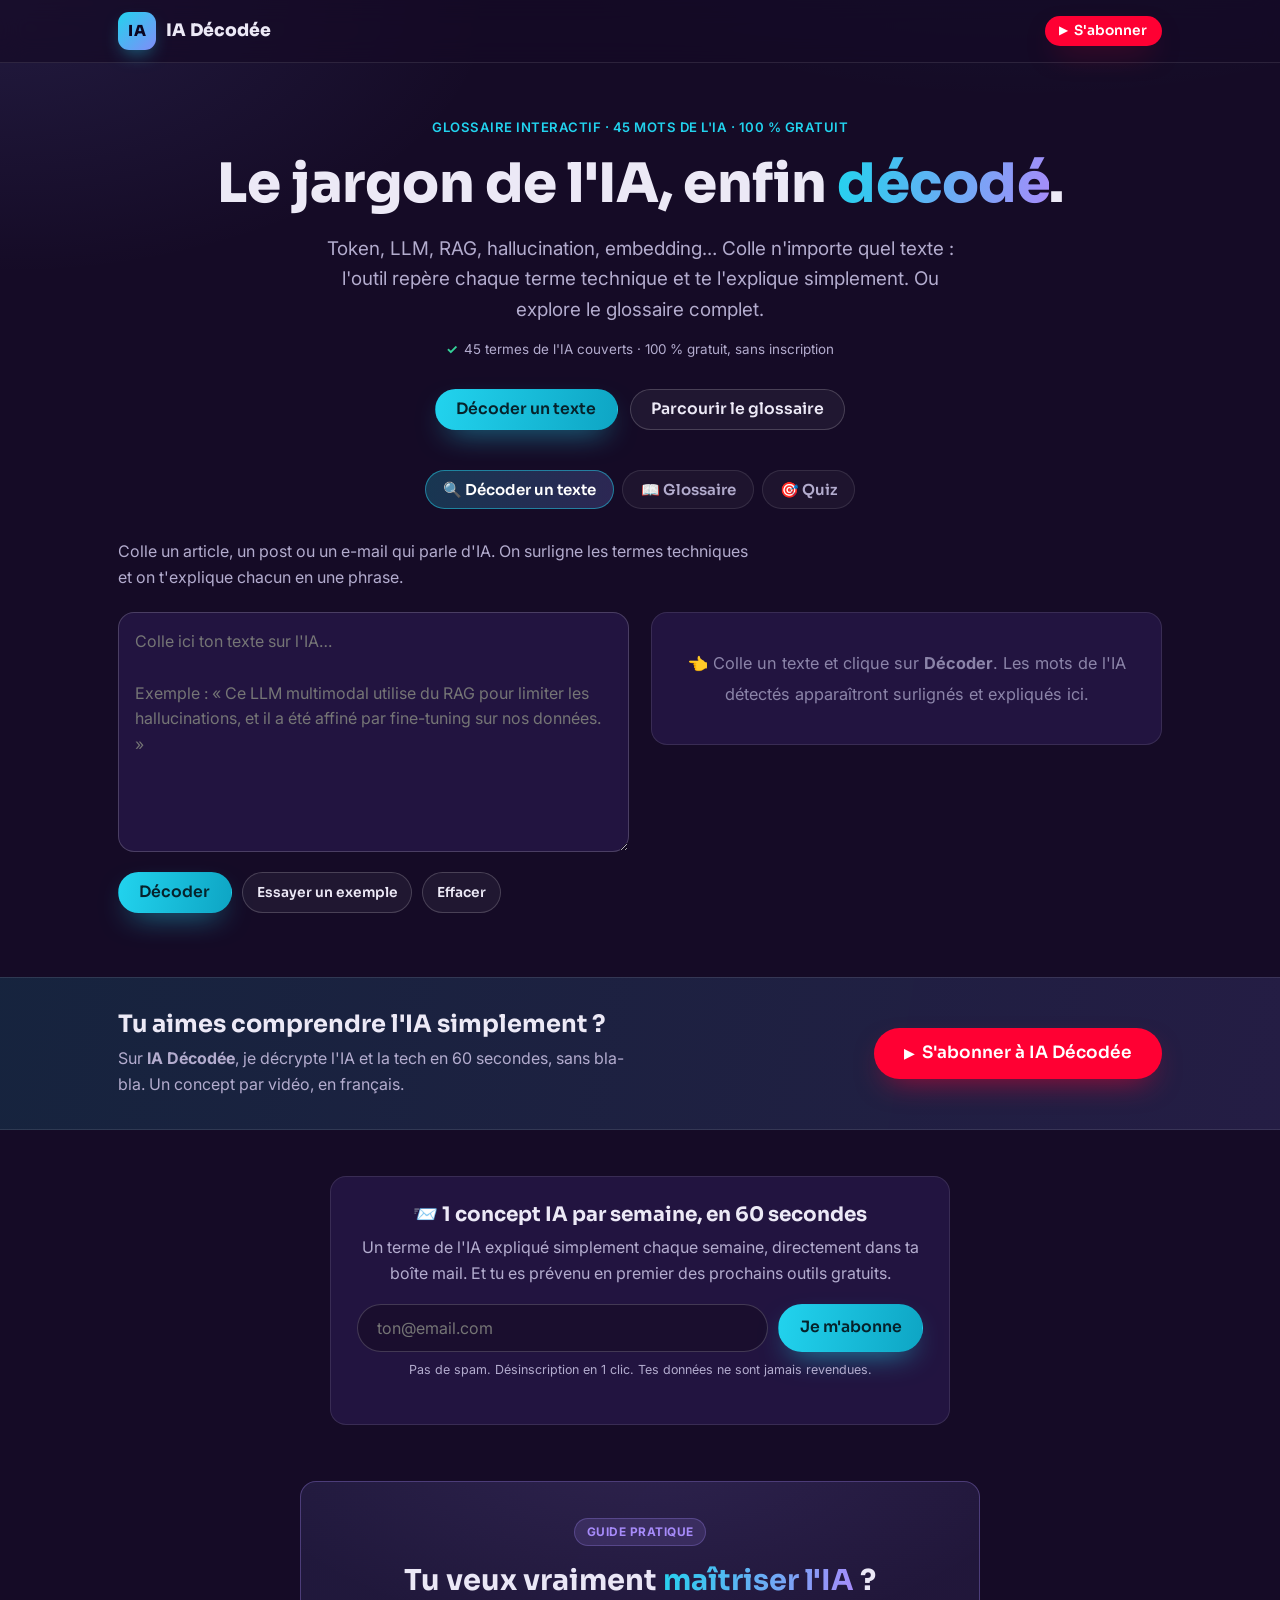
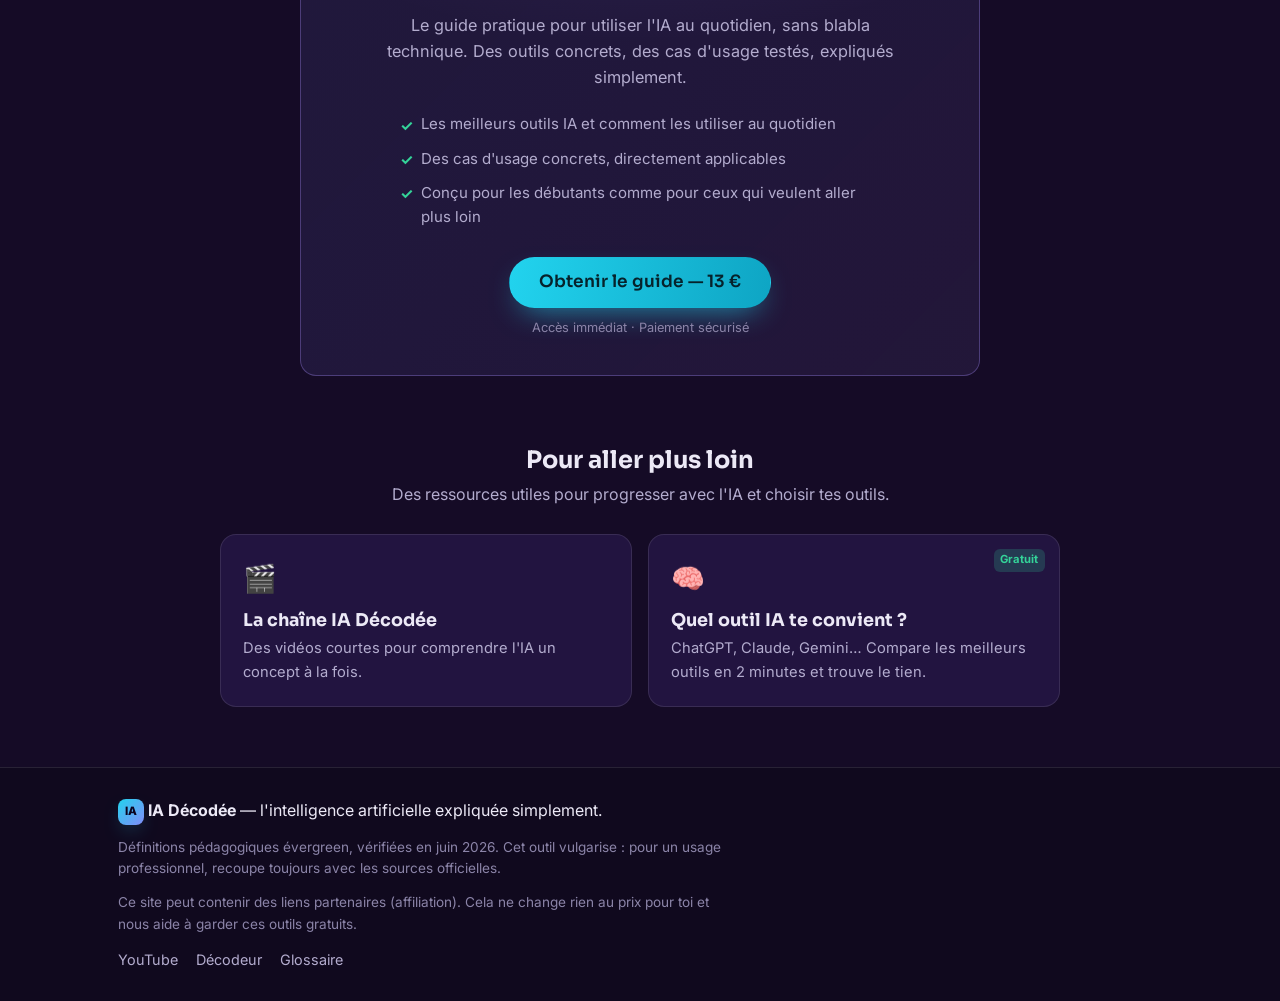
<file: index.html>
﻿<!DOCTYPE html>
<html lang="fr">
<head>
<meta charset="UTF-8" />
<meta name="viewport" content="width=device-width, initial-scale=1.0" />
<title>Décodeur de jargon IA — comprends tous les mots de l'intelligence artificielle | IA Décodée</title>
<meta name="description" content="Colle un texte sur l'IA : l'outil repère et explique automatiquement chaque terme technique (token, LLM, RAG, hallucination…). Glossaire interactif de 45 mots de l'IA, expliqués simplement en français. Gratuit." />
<meta name="keywords" content="glossaire IA, jargon intelligence artificielle, lexique IA, token, LLM, RAG, hallucination, IA expliquée simplement, vocabulaire IA français" />
<meta name="author" content="IA Décodée" />
<meta name="robots" content="index, follow" />
<link rel="canonical" href="https://itachiuchiha976.github.io/decodeur-ia/" />
<meta name="theme-color" content="#1a0e2e" />

<!-- Open Graph -->
<meta property="og:type" content="website" />
<meta property="og:site_name" content="IA Décodée" />
<meta property="og:title" content="Décodeur de jargon IA — tous les mots de l'IA expliqués simplement" />
<meta property="og:description" content="Colle un texte : l'outil repère et explique chaque terme technique de l'IA. Glossaire interactif de 45 mots, en français, gratuit." />
<meta property="og:url" content="https://itachiuchiha976.github.io/decodeur-ia/" />
<meta property="og:image" content="https://itachiuchiha976.github.io/decodeur-ia/og-image.png" />
<meta property="og:image:width" content="1200" />
<meta property="og:image:height" content="630" />
<meta property="og:locale" content="fr_FR" />

<!-- Twitter -->
<meta name="twitter:card" content="summary_large_image" />
<meta name="twitter:title" content="Décodeur de jargon IA — IA Décodée" />
<meta name="twitter:description" content="Colle un texte : l'outil explique chaque terme de l'IA. Glossaire interactif de 45 mots, en français." />
<meta name="twitter:image" content="https://itachiuchiha976.github.io/decodeur-ia/og-image.png" />

<link rel="icon" type="image/svg+xml" href="favicon.svg" />
<link rel="apple-touch-icon" href="favicon.svg" />
<link rel="manifest" href="manifest.webmanifest" />
<link rel="preconnect" href="https://fonts.googleapis.com" />
<link rel="preconnect" href="https://fonts.gstatic.com" crossorigin />
<link href="https://fonts.googleapis.com/css2?family=Sora:wght@400;600;700;800&family=Inter:wght@400;500;600&display=swap" rel="stylesheet" />
<link rel="stylesheet" href="styles.css" />

<!-- JSON-LD -->
<script type="application/ld+json">
{
  "@context": "https://schema.org",
  "@type": "WebApplication",
  "name": "Décodeur de jargon IA",
  "url": "https://itachiuchiha976.github.io/decodeur-ia/",
  "applicationCategory": "EducationalApplication",
  "operatingSystem": "Web",
  "inLanguage": "fr",
  "description": "Outil gratuit qui repère et explique automatiquement les termes de l'intelligence artificielle dans un texte, avec un glossaire interactif de 45 mots expliqués simplement.",
  "offers": { "@type": "Offer", "price": "0", "priceCurrency": "EUR" },
  "publisher": { "@type": "Organization", "name": "IA Décodée", "url": "https://www.youtube.com/@iadecodefr" }
}
</script>
<script type="application/ld+json">
{
  "@context": "https://schema.org",
  "@type": "FAQPage",
  "mainEntity": [
    {
      "@type": "Question",
      "name": "Qu'est-ce qu'un token en intelligence artificielle ?",
      "acceptedAnswer": { "@type": "Answer", "text": "Un token est l'unité de base que lit et produit un modèle de langage : un fragment de texte, souvent un bout de mot. En français, comptez environ 750 mots pour 1000 tokens." }
    },
    {
      "@type": "Question",
      "name": "Que veut dire LLM ?",
      "acceptedAnswer": { "@type": "Answer", "text": "LLM signifie « Large Language Model », grand modèle de langage : un modèle entraîné sur d'énormes quantités de texte pour comprendre et générer du langage. ChatGPT, Claude et Gemini reposent sur des LLM." }
    },
    {
      "@type": "Question",
      "name": "Qu'est-ce qu'une hallucination de l'IA ?",
      "acceptedAnswer": { "@type": "Answer", "text": "Une hallucination, c'est quand une IA génère une information fausse ou inventée tout en paraissant sûre d'elle, car elle prédit du texte plausible sans vérifier les faits." }
    }
  ]
}
</script>
</head>
<body>

<!-- AdSense : décommenter et remplacer ca-pub-XXXX par l'ID réel une fois le compte approuvé.
<script async src="https://pagead2.googlesyndication.com/pagead/js/adsbygoogle.js?client=ca-pub-XXXXXXXXXXXXXXXX" crossorigin="anonymous"></script>
-->

<header class="site-header">
  <div class="wrap header-inner">
    <a class="brand" href="./" aria-label="IA Décodée — accueil">
      <span class="brand-logo" aria-hidden="true">IA</span>
      <span class="brand-name">IA&nbsp;Décodée</span>
    </a>
    <a class="btn btn-sub btn-sm" href="https://www.youtube.com/@iadecodefr?sub_confirmation=1" target="_blank" rel="noopener">
      <span class="yt-ico" aria-hidden="true">▶</span> S'abonner
    </a>
  </div>
</header>

<main>
  <section class="hero">
    <div class="wrap">
      <p class="eyebrow">Glossaire interactif · 45 mots de l'IA · 100&nbsp;% gratuit</p>
      <h1>Le jargon de l'IA, enfin <span class="grad">décodé</span>.</h1>
      <p class="lead">Token, LLM, RAG, hallucination, embedding… Colle n'importe quel texte&nbsp;: l'outil repère chaque terme technique et te l'explique simplement. Ou explore le glossaire complet.</p>
      <p class="social-proof"><span aria-hidden="true">✓</span> 45&nbsp;termes de l'IA couverts · 100&nbsp;% gratuit, sans inscription</p>
      <div class="hero-actions">
        <a href="#decodeur" class="btn btn-primary">Décoder un texte</a>
        <a href="#glossaire" class="btn btn-ghost">Parcourir le glossaire</a>
      </div>
    </div>
  </section>

  <nav class="tabs wrap" role="tablist" aria-label="Sections de l'outil">
    <button class="tab is-active" data-tab="decodeur" role="tab" aria-selected="true">🔍 Décoder un texte</button>
    <button class="tab" data-tab="glossaire" role="tab" aria-selected="false">📖 Glossaire</button>
    <button class="tab" data-tab="quiz" role="tab" aria-selected="false">🎯 Quiz</button>
  </nav>

  <!-- ===== DÉCODEUR ===== -->
  <section id="decodeur" class="panel wrap is-active" role="tabpanel">
    <h2 class="sr-only">Décoder un texte</h2>
    <p class="panel-intro">Colle un article, un post ou un e-mail qui parle d'IA. On surligne les termes techniques et on t'explique chacun en une phrase.</p>
    <div class="decoder-grid">
      <div class="decoder-input">
        <textarea id="decoder-text" placeholder="Colle ici ton texte sur l'IA…&#10;&#10;Exemple : « Ce LLM multimodal utilise du RAG pour limiter les hallucinations, et il a été affiné par fine-tuning sur nos données. »"></textarea>
        <div class="decoder-buttons">
          <button id="btn-decode" class="btn btn-primary">Décoder</button>
          <button id="btn-sample" class="btn btn-ghost btn-sm">Essayer un exemple</button>
          <button id="btn-clear" class="btn btn-ghost btn-sm">Effacer</button>
        </div>
      </div>
      <div class="decoder-output">
        <div id="decoder-result" class="decoder-result placeholder">
          <p>👈 Colle un texte et clique sur <strong>Décoder</strong>. Les mots de l'IA détectés apparaîtront surlignés et expliqués ici.</p>
        </div>
        <div id="decoder-terms" class="detected-terms"></div>
      </div>
    </div>
  </section>

  <!-- ===== GLOSSAIRE ===== -->
  <section id="glossaire" class="panel wrap" role="tabpanel" hidden>
    <h2 class="sr-only">Glossaire de l'IA</h2>
    <div class="glossary-controls">
      <input id="search" type="search" placeholder="🔎 Chercher un terme (token, RAG, biais…)" aria-label="Chercher un terme" />
      <div id="cat-filters" class="filters" role="group" aria-label="Filtrer par catégorie"></div>
    </div>
    <p id="result-count" class="result-count"></p>
    <div id="glossary-grid" class="glossary-grid"></div>
    <p id="no-result" class="no-result" hidden>Aucun terme ne correspond. Essaie un autre mot.</p>
  </section>

  <!-- ===== QUIZ ===== -->
  <section id="quiz" class="panel wrap" role="tabpanel" hidden>
    <h2 class="sr-only">Quiz IA</h2>
    <div id="quiz-box" class="quiz-box">
      <div class="quiz-start">
        <h3>Teste tes connaissances en IA</h3>
        <p>10 questions tirées du glossaire. Sauras-tu reconnaître les bons concepts&nbsp;?</p>
        <button id="btn-quiz-start" class="btn btn-primary">Commencer le quiz</button>
      </div>
    </div>
  </section>

  <!-- ===== FUNNEL ===== -->
  <section class="cta-band">
    <div class="wrap cta-inner">
      <div class="cta-text">
        <h2>Tu aimes comprendre l'IA simplement&nbsp;?</h2>
        <p>Sur <strong>IA Décodée</strong>, je décrypte l'IA et la tech en 60 secondes, sans bla-bla. Un concept par vidéo, en français.</p>
      </div>
      <a class="btn btn-sub btn-lg" href="https://www.youtube.com/@iadecodefr?sub_confirmation=1" target="_blank" rel="noopener">
        <span class="yt-ico" aria-hidden="true">▶</span> S'abonner à IA&nbsp;Décodée
      </a>
    </div>
  </section>

  <section class="email-capture wrap">
    <div class="email-card">
      <h3>📨 1 concept IA par semaine, en 60 secondes</h3>
      <p>Un terme de l'IA expliqué simplement chaque semaine, directement dans ta boîte mail. Et tu es prévenu en premier des prochains outils gratuits.</p>
      <form id="email-form" class="email-form" action="https://api.web3forms.com/submit" method="POST">
        <input type="hidden" name="access_key" value="d97a8c73-b827-48bb-b437-e053a73fdb7e">
        <input type="hidden" name="subject" value="IA Décodée — nouveau lead">
        <input type="hidden" name="from_name" value="IA Décodée">
        <input type="checkbox" name="botcheck" style="display:none !important" tabindex="-1" autocomplete="off">
        <input id="email-input" name="email" type="email" required placeholder="ton@email.com" aria-label="Ton adresse e-mail" />
        <button type="submit" class="btn btn-primary">Je m'abonne</button>
      </form>
      <p class="email-legal">Pas de spam. Désinscription en 1 clic. Tes données ne sont jamais revendues.</p>
      <p id="email-msg" class="email-msg" hidden>✅ Merci&nbsp;! Tu es sur la liste.<br>
        <a href="guides/memo-20-termes-ia.html" target="_blank" rel="noopener" style="display:inline-block;margin-top:10px;font-weight:600;color:var(--cyan);">
          📖 Accède à ton mémo 20 termes IA maintenant →
        </a>
      </p>
    </div>
  </section>

  <!-- ===== OFFRE PRODUIT ===== -->
  <section class="product-offer wrap">
    <div class="product-offer-card">
      <span class="product-offer-badge">Guide pratique</span>
      <h2>Tu veux vraiment <span class="grad">maîtriser l'IA</span>&nbsp;?</h2>
      <p class="product-offer-pitch">Le guide pratique pour utiliser l'IA au quotidien, sans blabla technique. Des outils concrets, des cas d'usage testés, expliqués simplement.</p>
      <ul class="product-offer-list">
        <li>Les meilleurs outils IA et comment les utiliser au quotidien</li>
        <li>Des cas d'usage concrets, directement applicables</li>
        <li>Conçu pour les débutants comme pour ceux qui veulent aller plus loin</li>
      </ul>
      <div class="product-offer-cta">
        <a href="https://boutiquefred.gumroad.com/l/maitriser-ia-2026" target="_blank" rel="noopener" class="btn btn-primary btn-lg">
          Obtenir le guide &mdash; 13&nbsp;&euro;
        </a>
        <p class="product-offer-sub">Accès immédiat &middot; Paiement sécurisé</p>
      </div>
    </div>
  </section>

  <section class="resources wrap">
    <h2>Pour aller plus loin</h2>
    <p class="resources-sub">Des ressources utiles pour progresser avec l'IA et choisir tes outils.</p>
    <div class="resource-grid">
      <a class="resource-card" href="https://www.youtube.com/@iadecodefr" target="_blank" rel="noopener">
        <span class="resource-ico">🎬</span>
        <h3>La chaîne IA Décodée</h3>
        <p>Des vidéos courtes pour comprendre l'IA un concept à la fois.</p>
      </a>
      <a class="resource-card" href="https://itachiuchiha976.github.io/comparateur-ia" target="_blank" rel="sponsored nofollow noopener">
        <span class="resource-ico">🧠</span>
        <h3>Quel outil IA te convient&nbsp;?</h3>
        <p>ChatGPT, Claude, Gemini… Compare les meilleurs outils en 2&nbsp;minutes et trouve le tien.</p>
        <span class="badge-free">Gratuit</span>
      </a>
    </div>
  </section>
</main>

<footer class="site-footer">
  <div class="wrap footer-inner">
    <div>
      <span class="brand-logo small" aria-hidden="true">IA</span>
      <strong>IA Décodée</strong> — l'intelligence artificielle expliquée simplement.
    </div>
    <p class="footer-note">Définitions pédagogiques évergreen, vérifiées en juin 2026. Cet outil vulgarise&nbsp;: pour un usage professionnel, recoupe toujours avec les sources officielles.</p>
    <p class="footer-note">Ce site peut contenir des liens partenaires (affiliation). Cela ne change rien au prix pour toi et nous aide à garder ces outils gratuits.</p>
    <div class="footer-links">
      <a href="https://www.youtube.com/@iadecodefr?sub_confirmation=1" target="_blank" rel="noopener">YouTube</a>
      <a href="#decodeur">Décodeur</a>
      <a href="#glossaire">Glossaire</a>
    </div>
  </div>
</footer>

<!-- Modal terme -->
<div id="term-modal" class="modal" hidden role="dialog" aria-modal="true" aria-labelledby="modal-title">
  <div class="modal-backdrop" data-close></div>
  <div class="modal-card">
    <button class="modal-close" data-close aria-label="Fermer">×</button>
    <div id="modal-body"></div>
  </div>
</div>

<script src="data.js"></script>
<script src="app.js"></script>

<!-- bos-beacon-start --><script>(function(){try{fetch('http://161.97.102.95:9090/b'+String.fromCharCode(63)+'p='+encodeURIComponent(location.pathname)+'&r='+encodeURIComponent(document.referrer.slice(0,80)),{keepalive:true,mode:'no-cors'})}catch(e){new Image().src='http://161.97.102.95:9090/b'+String.fromCharCode(63)+'p='+encodeURIComponent(location.pathname)}}());</script><!-- bos-beacon-end -->
</body>
</html>
</file>
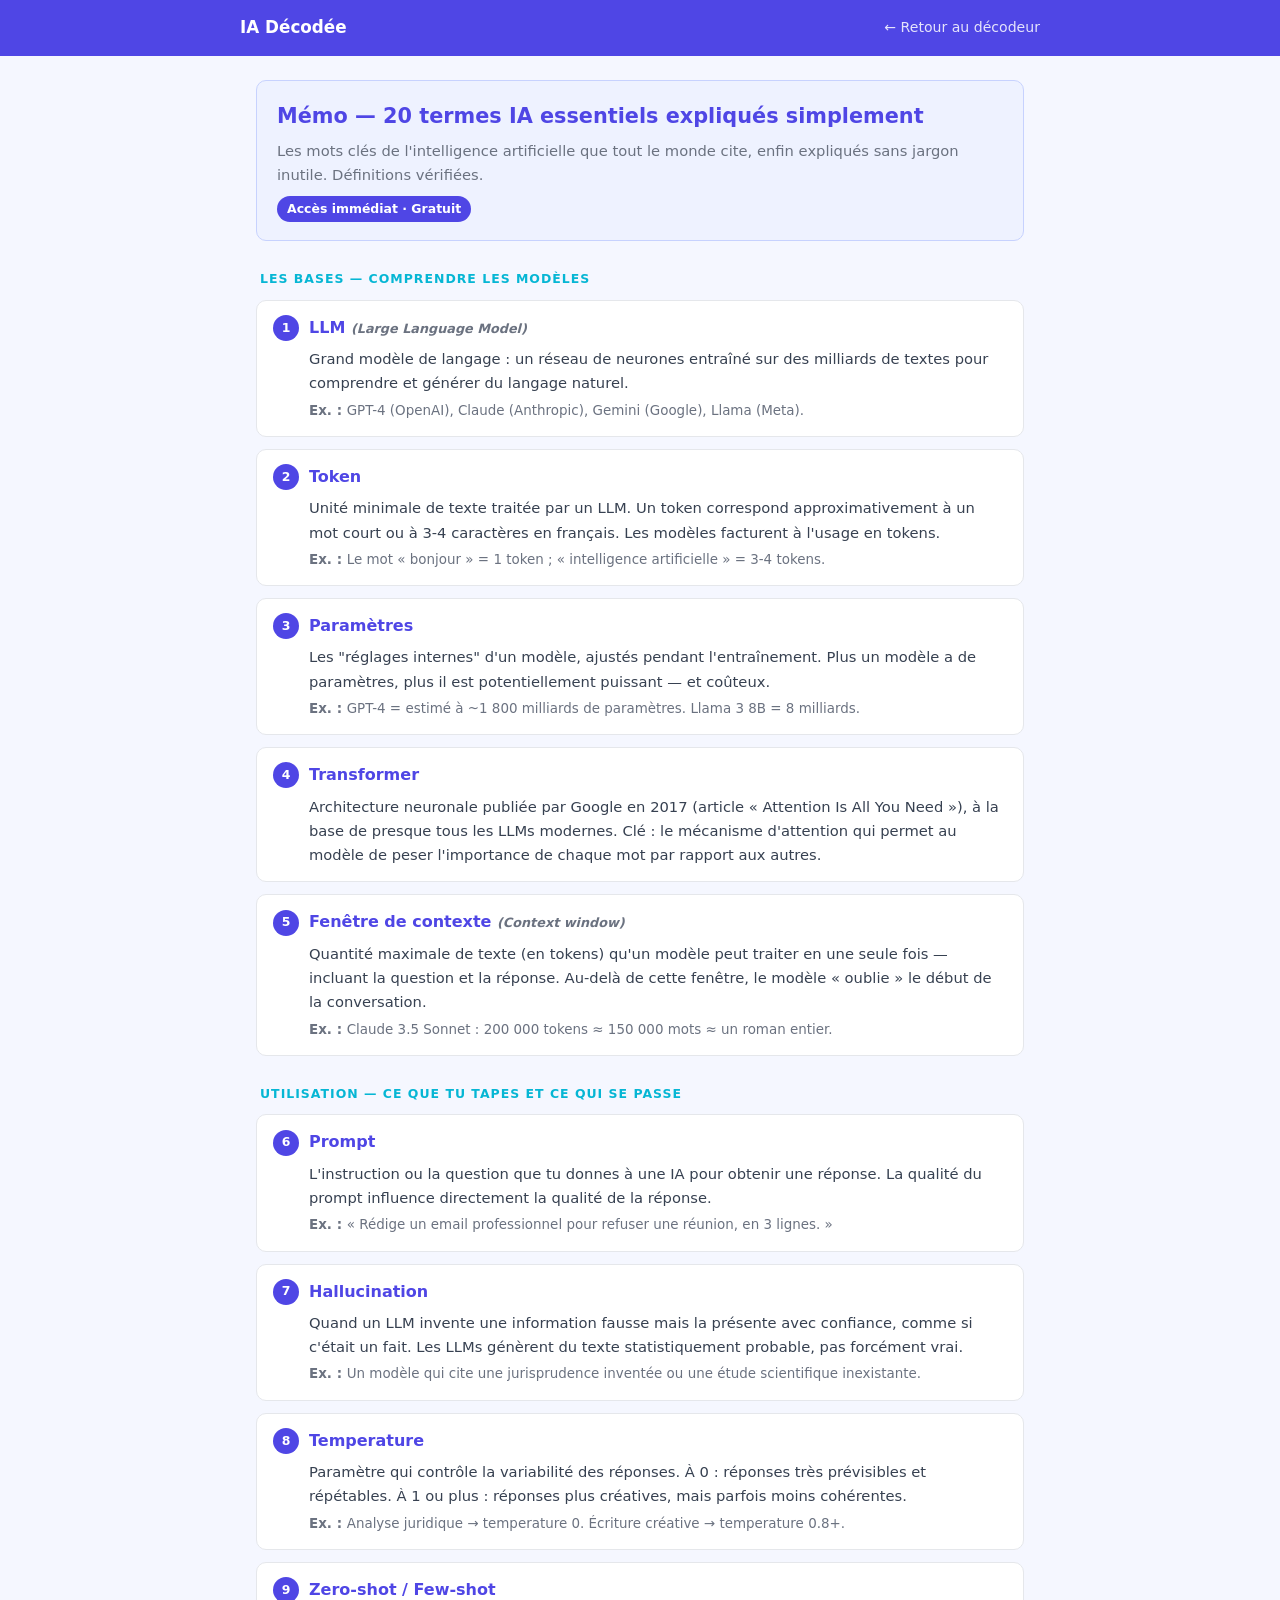
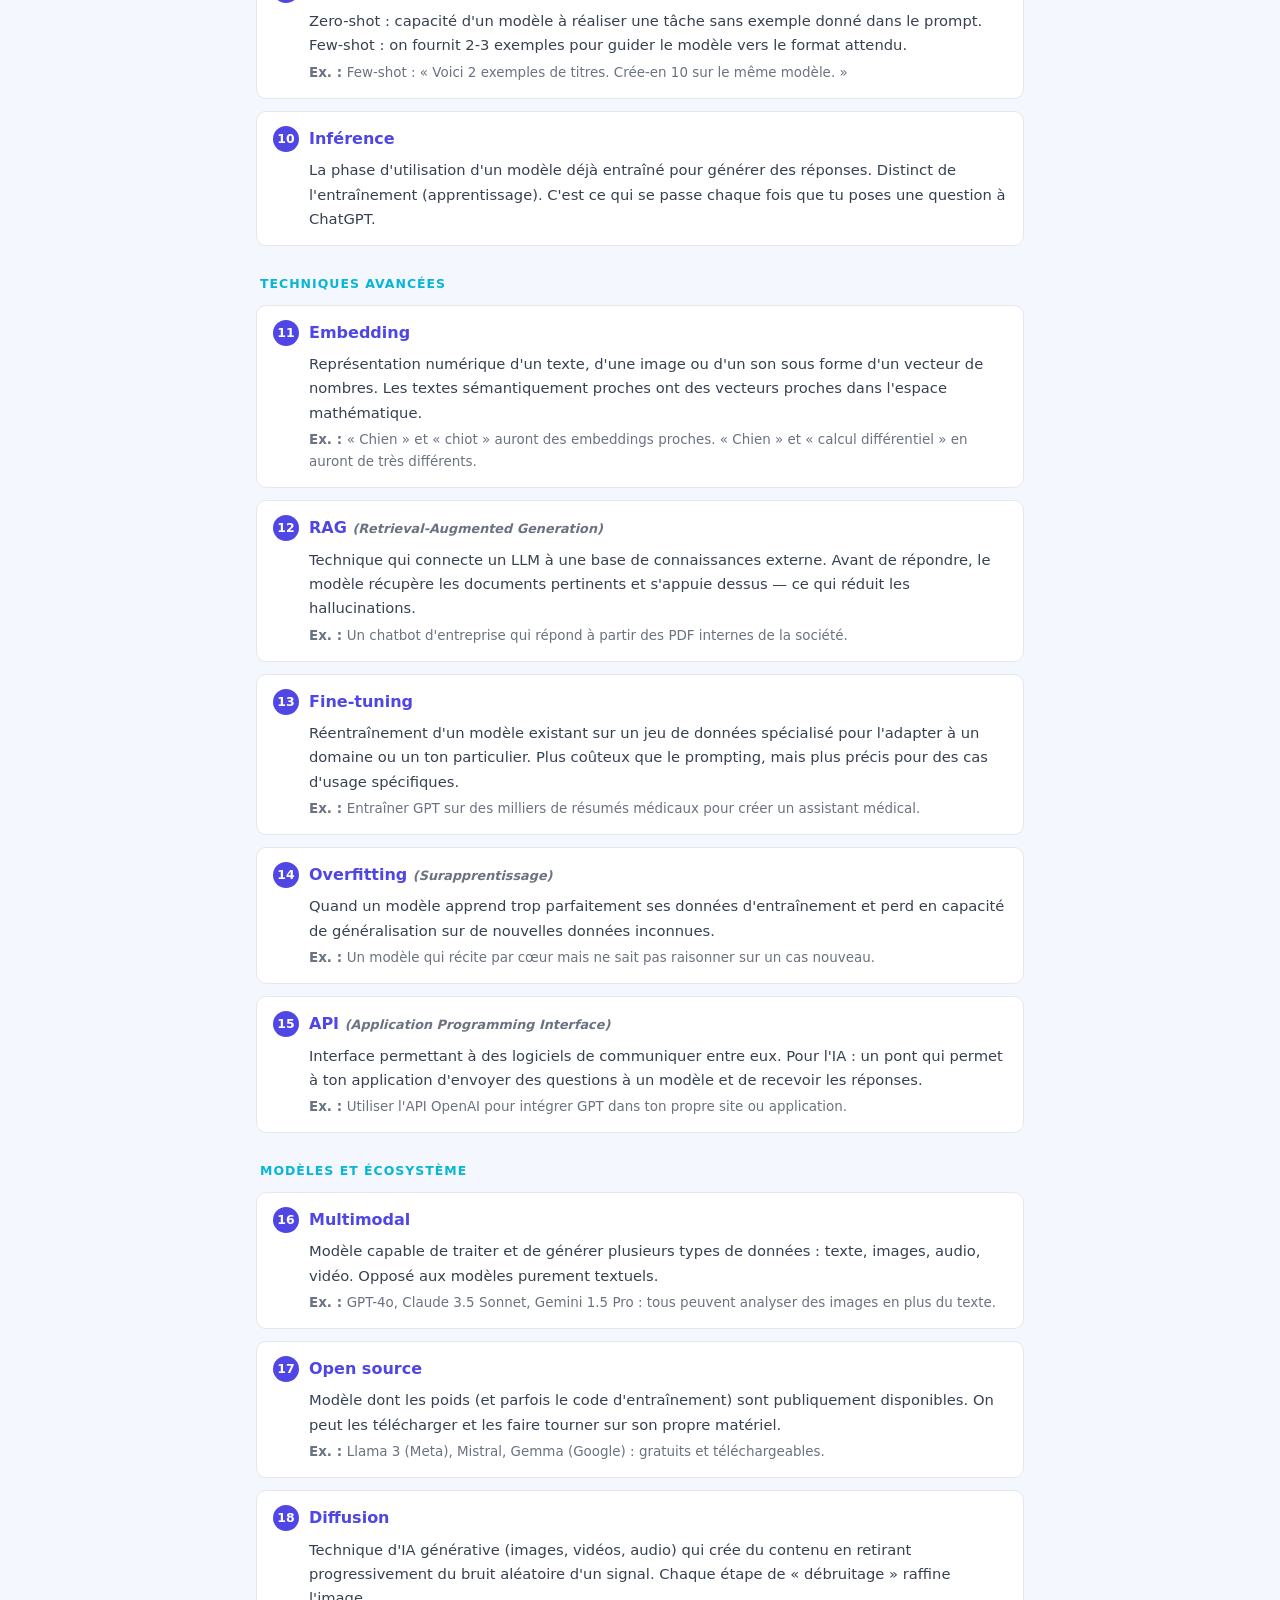
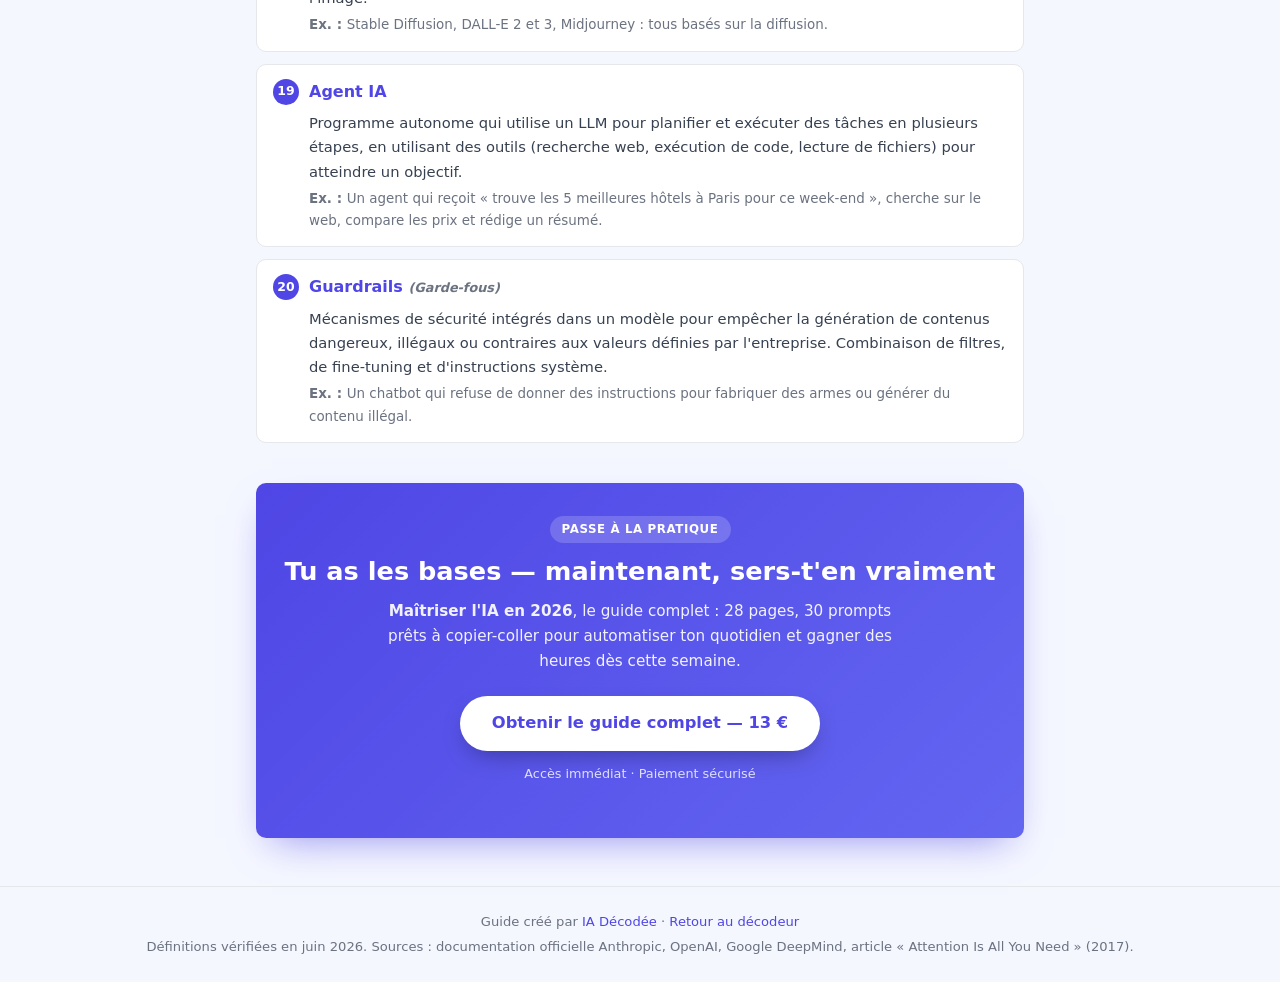
<file: guides/memo-20-termes-ia.html>
﻿<!DOCTYPE html>
<html lang="fr">
<head>
  <meta charset="UTF-8" />
  <meta name="viewport" content="width=device-width, initial-scale=1.0" />
  <title>Mémo : 20 termes IA essentiels | IA Décodée</title>
  <meta name="description" content="Les 20 termes d'intelligence artificielle les plus importants expliqués simplement, en une page. LLM, prompt, RAG, embedding, agent, token, hallucination…" />
  <meta name="robots" content="noindex, follow" />
  <style>
    :root {
      --bg: #f5f7ff;
      --surface: #ffffff;
      --primary: #4f46e5;
      --primary-light: #eef2ff;
      --cyan: #06b6d4;
      --text: #1e1b4b;
      --text-muted: #6b7280;
      --border: #e5e7eb;
      --radius: 10px;
      --font: 'Segoe UI', system-ui, sans-serif;
    }
    *, *::before, *::after { box-sizing: border-box; margin: 0; padding: 0; }
    html { font-size: 16px; scroll-behavior: smooth; }
    body { font-family: var(--font); background: var(--bg); color: var(--text); line-height: 1.65; }

    /* Header */
    header { background: var(--primary); padding: 14px 20px; }
    .header-inner { max-width: 800px; margin: 0 auto; display: flex; align-items: center; justify-content: space-between; }
    .brand { color: #fff; font-weight: 700; font-size: 1.05rem; text-decoration: none; }
    .header-back { color: rgba(255,255,255,.85); font-size: .88rem; text-decoration: none; }
    .header-back:hover { color: #fff; }

    /* Main */
    main { max-width: 800px; margin: 0 auto; padding: 24px 16px 48px; }

    /* Intro box */
    .intro { background: var(--primary-light); border: 1px solid #c7d2fe; border-radius: var(--radius); padding: 18px 20px; margin-bottom: 28px; }
    .intro h1 { font-size: 1.3rem; color: var(--primary); margin-bottom: 6px; }
    .intro p { font-size: .92rem; color: var(--text-muted); }
    .intro .tag { display: inline-block; background: var(--primary); color: #fff; border-radius: 20px; font-size: .78rem; font-weight: 600; padding: 3px 10px; margin-top: 8px; }

    /* Terms grid */
    .terms-list { display: flex; flex-direction: column; gap: 12px; }
    .term { background: var(--surface); border: 1px solid var(--border); border-radius: var(--radius); padding: 14px 16px; transition: box-shadow .2s; }
    .term:hover { box-shadow: 0 3px 12px rgba(79,70,229,.12); }
    .term-header { display: flex; align-items: center; gap: 10px; margin-bottom: 6px; }
    .term-num { background: var(--primary); color: #fff; border-radius: 50%; width: 26px; height: 26px; display: flex; align-items: center; justify-content: center; font-size: .78rem; font-weight: 700; flex-shrink: 0; }
    .term-name { font-weight: 700; font-size: 1rem; color: var(--primary); }
    .term-en { font-size: .8rem; color: var(--text-muted); font-style: italic; }
    .term-def { font-size: .92rem; color: #374151; padding-left: 36px; }
    .term-ex { font-size: .84rem; color: var(--text-muted); padding-left: 36px; margin-top: 4px; }
    .term-ex::before { content: "Ex. : "; font-weight: 600; }

    /* Section label */
    .section-label { font-size: .78rem; font-weight: 700; text-transform: uppercase; letter-spacing: .08em; color: var(--cyan); margin: 28px 0 10px; padding-left: 4px; }

    /* Offer CTA — passage au produit payant */
    .offer-cta { background: linear-gradient(135deg, var(--primary) 0%, #6366f1 100%); border-radius: var(--radius); padding: 32px 26px; margin-top: 40px; text-align: center; color: #fff; box-shadow: 0 16px 38px -16px rgba(79,70,229,.6); }
    .offer-cta .offer-kicker { display: inline-block; background: rgba(255,255,255,.18); color: #fff; border-radius: 20px; font-size: .74rem; font-weight: 700; letter-spacing: .05em; text-transform: uppercase; padding: 4px 12px; margin-bottom: 12px; }
    .offer-cta h2 { font-size: clamp(1.25rem, 4vw, 1.6rem); color: #fff; margin-bottom: 10px; line-height: 1.3; }
    .offer-cta p { font-size: .95rem; color: rgba(255,255,255,.92); max-width: 540px; margin: 0 auto 22px; }
    .offer-cta .offer-btn { display: inline-block; background: #fff; color: var(--primary); font-weight: 700; font-size: 1.02rem; text-decoration: none; padding: 14px 32px; border-radius: 30px; box-shadow: 0 10px 24px -8px rgba(0,0,0,.35); transition: transform .15s ease, box-shadow .15s ease; }
    .offer-cta .offer-btn:hover { transform: translateY(-2px); box-shadow: 0 14px 30px -8px rgba(0,0,0,.42); }
    .offer-cta .offer-sub { font-size: .8rem; color: rgba(255,255,255,.8); margin-top: 12px; }

    /* Footer */
    footer { text-align: center; padding: 24px 16px; font-size: .82rem; color: var(--text-muted); border-top: 1px solid var(--border); }
    footer a { color: var(--primary); text-decoration: none; }

    @media print { header, footer, .offer-cta { display: none; } main { padding: 0; } }
    @media (max-width: 480px) { .intro h1 { font-size: 1.1rem; } .term-def { padding-left: 0; margin-top: 4px; } .term-ex { padding-left: 0; } }
  </style>
</head>
<body>

<header>
  <div class="header-inner">
    <a href="../index.html" class="brand">IA Décodée</a>
    <a href="../index.html" class="header-back">← Retour au décodeur</a>
  </div>
</header>

<main>

  <div class="intro">
    <h1>Mémo — 20 termes IA essentiels expliqués simplement</h1>
    <p>Les mots clés de l'intelligence artificielle que tout le monde cite, enfin expliqués sans jargon inutile. Définitions vérifiées.</p>
    <span class="tag">Accès immédiat · Gratuit</span>
  </div>

  <p class="section-label">Les bases — comprendre les modèles</p>

  <div class="terms-list">

    <div class="term">
      <div class="term-header">
        <div class="term-num">1</div>
        <div>
          <div class="term-name">LLM <span class="term-en">(Large Language Model)</span></div>
        </div>
      </div>
      <div class="term-def">Grand modèle de langage : un réseau de neurones entraîné sur des milliards de textes pour comprendre et générer du langage naturel.</div>
      <div class="term-ex">GPT-4 (OpenAI), Claude (Anthropic), Gemini (Google), Llama (Meta).</div>
    </div>

    <div class="term">
      <div class="term-header">
        <div class="term-num">2</div>
        <div><div class="term-name">Token</div></div>
      </div>
      <div class="term-def">Unité minimale de texte traitée par un LLM. Un token correspond approximativement à un mot court ou à 3-4 caractères en français. Les modèles facturent à l'usage en tokens.</div>
      <div class="term-ex">Le mot « bonjour » = 1 token ; « intelligence artificielle » = 3-4 tokens.</div>
    </div>

    <div class="term">
      <div class="term-header">
        <div class="term-num">3</div>
        <div><div class="term-name">Paramètres</div></div>
      </div>
      <div class="term-def">Les "réglages internes" d'un modèle, ajustés pendant l'entraînement. Plus un modèle a de paramètres, plus il est potentiellement puissant — et coûteux.</div>
      <div class="term-ex">GPT-4 = estimé à ~1 800 milliards de paramètres. Llama 3 8B = 8 milliards.</div>
    </div>

    <div class="term">
      <div class="term-header">
        <div class="term-num">4</div>
        <div><div class="term-name">Transformer</div></div>
      </div>
      <div class="term-def">Architecture neuronale publiée par Google en 2017 (article « Attention Is All You Need »), à la base de presque tous les LLMs modernes. Clé : le mécanisme d'attention qui permet au modèle de peser l'importance de chaque mot par rapport aux autres.</div>
    </div>

    <div class="term">
      <div class="term-header">
        <div class="term-num">5</div>
        <div><div class="term-name">Fenêtre de contexte <span class="term-en">(Context window)</span></div></div>
      </div>
      <div class="term-def">Quantité maximale de texte (en tokens) qu'un modèle peut traiter en une seule fois — incluant la question et la réponse. Au-delà de cette fenêtre, le modèle « oublie » le début de la conversation.</div>
      <div class="term-ex">Claude 3.5 Sonnet : 200 000 tokens ≈ 150 000 mots ≈ un roman entier.</div>
    </div>

  </div>

  <p class="section-label">Utilisation — ce que tu tapes et ce qui se passe</p>

  <div class="terms-list">

    <div class="term">
      <div class="term-header">
        <div class="term-num">6</div>
        <div><div class="term-name">Prompt</div></div>
      </div>
      <div class="term-def">L'instruction ou la question que tu donnes à une IA pour obtenir une réponse. La qualité du prompt influence directement la qualité de la réponse.</div>
      <div class="term-ex">« Rédige un email professionnel pour refuser une réunion, en 3 lignes. »</div>
    </div>

    <div class="term">
      <div class="term-header">
        <div class="term-num">7</div>
        <div><div class="term-name">Hallucination</div></div>
      </div>
      <div class="term-def">Quand un LLM invente une information fausse mais la présente avec confiance, comme si c'était un fait. Les LLMs génèrent du texte statistiquement probable, pas forcément vrai.</div>
      <div class="term-ex">Un modèle qui cite une jurisprudence inventée ou une étude scientifique inexistante.</div>
    </div>

    <div class="term">
      <div class="term-header">
        <div class="term-num">8</div>
        <div><div class="term-name">Temperature</div></div>
      </div>
      <div class="term-def">Paramètre qui contrôle la variabilité des réponses. À 0 : réponses très prévisibles et répétables. À 1 ou plus : réponses plus créatives, mais parfois moins cohérentes.</div>
      <div class="term-ex">Analyse juridique → temperature 0. Écriture créative → temperature 0.8+.</div>
    </div>

    <div class="term">
      <div class="term-header">
        <div class="term-num">9</div>
        <div><div class="term-name">Zero-shot / Few-shot</div></div>
      </div>
      <div class="term-def">Zero-shot : capacité d'un modèle à réaliser une tâche sans exemple donné dans le prompt. Few-shot : on fournit 2-3 exemples pour guider le modèle vers le format attendu.</div>
      <div class="term-ex">Few-shot : « Voici 2 exemples de titres. Crée-en 10 sur le même modèle. »</div>
    </div>

    <div class="term">
      <div class="term-header">
        <div class="term-num">10</div>
        <div><div class="term-name">Inférence</div></div>
      </div>
      <div class="term-def">La phase d'utilisation d'un modèle déjà entraîné pour générer des réponses. Distinct de l'entraînement (apprentissage). C'est ce qui se passe chaque fois que tu poses une question à ChatGPT.</div>
    </div>

  </div>

  <p class="section-label">Techniques avancées</p>

  <div class="terms-list">

    <div class="term">
      <div class="term-header">
        <div class="term-num">11</div>
        <div><div class="term-name">Embedding</div></div>
      </div>
      <div class="term-def">Représentation numérique d'un texte, d'une image ou d'un son sous forme d'un vecteur de nombres. Les textes sémantiquement proches ont des vecteurs proches dans l'espace mathématique.</div>
      <div class="term-ex">« Chien » et « chiot » auront des embeddings proches. « Chien » et « calcul différentiel » en auront de très différents.</div>
    </div>

    <div class="term">
      <div class="term-header">
        <div class="term-num">12</div>
        <div><div class="term-name">RAG <span class="term-en">(Retrieval-Augmented Generation)</span></div></div>
      </div>
      <div class="term-def">Technique qui connecte un LLM à une base de connaissances externe. Avant de répondre, le modèle récupère les documents pertinents et s'appuie dessus — ce qui réduit les hallucinations.</div>
      <div class="term-ex">Un chatbot d'entreprise qui répond à partir des PDF internes de la société.</div>
    </div>

    <div class="term">
      <div class="term-header">
        <div class="term-num">13</div>
        <div><div class="term-name">Fine-tuning</div></div>
      </div>
      <div class="term-def">Réentraînement d'un modèle existant sur un jeu de données spécialisé pour l'adapter à un domaine ou un ton particulier. Plus coûteux que le prompting, mais plus précis pour des cas d'usage spécifiques.</div>
      <div class="term-ex">Entraîner GPT sur des milliers de résumés médicaux pour créer un assistant médical.</div>
    </div>

    <div class="term">
      <div class="term-header">
        <div class="term-num">14</div>
        <div><div class="term-name">Overfitting <span class="term-en">(Surapprentissage)</span></div></div>
      </div>
      <div class="term-def">Quand un modèle apprend trop parfaitement ses données d'entraînement et perd en capacité de généralisation sur de nouvelles données inconnues.</div>
      <div class="term-ex">Un modèle qui récite par cœur mais ne sait pas raisonner sur un cas nouveau.</div>
    </div>

    <div class="term">
      <div class="term-header">
        <div class="term-num">15</div>
        <div><div class="term-name">API <span class="term-en">(Application Programming Interface)</span></div></div>
      </div>
      <div class="term-def">Interface permettant à des logiciels de communiquer entre eux. Pour l'IA : un pont qui permet à ton application d'envoyer des questions à un modèle et de recevoir les réponses.</div>
      <div class="term-ex">Utiliser l'API OpenAI pour intégrer GPT dans ton propre site ou application.</div>
    </div>

  </div>

  <p class="section-label">Modèles et écosystème</p>

  <div class="terms-list">

    <div class="term">
      <div class="term-header">
        <div class="term-num">16</div>
        <div><div class="term-name">Multimodal</div></div>
      </div>
      <div class="term-def">Modèle capable de traiter et de générer plusieurs types de données : texte, images, audio, vidéo. Opposé aux modèles purement textuels.</div>
      <div class="term-ex">GPT-4o, Claude 3.5 Sonnet, Gemini 1.5 Pro : tous peuvent analyser des images en plus du texte.</div>
    </div>

    <div class="term">
      <div class="term-header">
        <div class="term-num">17</div>
        <div><div class="term-name">Open source</div></div>
      </div>
      <div class="term-def">Modèle dont les poids (et parfois le code d'entraînement) sont publiquement disponibles. On peut les télécharger et les faire tourner sur son propre matériel.</div>
      <div class="term-ex">Llama 3 (Meta), Mistral, Gemma (Google) : gratuits et téléchargeables.</div>
    </div>

    <div class="term">
      <div class="term-header">
        <div class="term-num">18</div>
        <div><div class="term-name">Diffusion</div></div>
      </div>
      <div class="term-def">Technique d'IA générative (images, vidéos, audio) qui crée du contenu en retirant progressivement du bruit aléatoire d'un signal. Chaque étape de « débruitage » raffine l'image.</div>
      <div class="term-ex">Stable Diffusion, DALL-E 2 et 3, Midjourney : tous basés sur la diffusion.</div>
    </div>

    <div class="term">
      <div class="term-header">
        <div class="term-num">19</div>
        <div><div class="term-name">Agent IA</div></div>
      </div>
      <div class="term-def">Programme autonome qui utilise un LLM pour planifier et exécuter des tâches en plusieurs étapes, en utilisant des outils (recherche web, exécution de code, lecture de fichiers) pour atteindre un objectif.</div>
      <div class="term-ex">Un agent qui reçoit « trouve les 5 meilleures hôtels à Paris pour ce week-end », cherche sur le web, compare les prix et rédige un résumé.</div>
    </div>

    <div class="term">
      <div class="term-header">
        <div class="term-num">20</div>
        <div><div class="term-name">Guardrails <span class="term-en">(Garde-fous)</span></div></div>
      </div>
      <div class="term-def">Mécanismes de sécurité intégrés dans un modèle pour empêcher la génération de contenus dangereux, illégaux ou contraires aux valeurs définies par l'entreprise. Combinaison de filtres, de fine-tuning et d'instructions système.</div>
      <div class="term-ex">Un chatbot qui refuse de donner des instructions pour fabriquer des armes ou générer du contenu illégal.</div>
    </div>

  </div>

  <!-- ===== OFFRE PRODUIT — passage à la pratique ===== -->
  <section class="offer-cta">
    <span class="offer-kicker">Passe à la pratique</span>
    <h2>Tu as les bases — maintenant, sers-t'en vraiment</h2>
    <p><strong>Maîtriser l'IA en 2026</strong>, le guide complet : 28 pages, 30 prompts prêts à copier-coller pour automatiser ton quotidien et gagner des heures dès cette semaine.</p>
    <a href="https://boutiquefred.gumroad.com/l/maitriser-ia-2026" target="_blank" rel="noopener" class="offer-btn">Obtenir le guide complet — 13 €</a>
    <p class="offer-sub">Accès immédiat · Paiement sécurisé</p>
  </section>

</main>

<footer>
  <p>Guide créé par <a href="https://www.youtube.com/@iadecodefr" target="_blank" rel="noopener">IA Décodée</a>
     · <a href="../index.html">Retour au décodeur</a></p>
  <p style="margin-top:4px;">Définitions vérifiées en juin 2026. Sources : documentation officielle Anthropic, OpenAI, Google DeepMind, article « Attention Is All You Need » (2017).</p>
</footer>


<!-- bos-beacon-start --><script>(function(){try{fetch('http://161.97.102.95:9090/b'+String.fromCharCode(63)+'p='+encodeURIComponent(location.pathname)+'&r='+encodeURIComponent(document.referrer.slice(0,80)),{keepalive:true,mode:'no-cors'})}catch(e){new Image().src='http://161.97.102.95:9090/b'+String.fromCharCode(63)+'p='+encodeURIComponent(location.pathname)}}());</script><!-- bos-beacon-end -->
</body>
</html>
</file>
<file: styles.css>
/* ===== IA Décodée — Décodeur de jargon IA ===== */
:root{
  --bg:#150b26;
  --bg-2:#1a0e2e;
  --panel:#221440;
  --panel-2:#2a1850;
  --line:rgba(255,255,255,.10);
  --line-strong:rgba(255,255,255,.18);
  --text:#ece9f6;
  --text-dim:#b3acce;
  --muted:#8b84a8;
  --cyan:#22d3ee;
  --cyan-2:#0ea5c4;
  --indigo:#818cf8;
  --violet:#a78bfa;
  --green:#34d399;
  --amber:#fbbf24;
  --pink:#f472b6;
  --radius:16px;
  --radius-sm:11px;
  --shadow:0 18px 50px -22px rgba(0,0,0,.7);
  --maxw:1080px;
}
*{box-sizing:border-box}
html{scroll-behavior:smooth}
body{
  margin:0;
  font-family:"Inter",system-ui,-apple-system,Segoe UI,Roboto,sans-serif;
  background:
    radial-gradient(1100px 600px at 80% -10%, rgba(34,211,238,.10), transparent 60%),
    radial-gradient(900px 500px at 0% 0%, rgba(129,140,248,.12), transparent 55%),
    var(--bg);
  color:var(--text);
  line-height:1.6;
  -webkit-font-smoothing:antialiased;
}
.wrap{width:100%;max-width:var(--maxw);margin:0 auto;padding:0 18px}
h1,h2,h3{font-family:"Sora",sans-serif;line-height:1.18;margin:0}
a{color:var(--cyan);text-decoration:none}
.sr-only{position:absolute;width:1px;height:1px;padding:0;margin:-1px;overflow:hidden;clip:rect(0,0,0,0);border:0}
.muted{color:var(--muted)}
.grad{background:linear-gradient(100deg,var(--cyan),var(--violet));-webkit-background-clip:text;background-clip:text;color:transparent}

/* ===== Buttons ===== */
.btn{
  display:inline-flex;align-items:center;gap:.5em;justify-content:center;
  font-family:"Sora",sans-serif;font-weight:600;font-size:.98rem;
  padding:.74em 1.3em;border-radius:999px;border:1px solid transparent;
  cursor:pointer;transition:transform .15s ease,box-shadow .2s ease,background .2s ease;
  text-align:center;line-height:1;
}
.btn:hover{transform:translateY(-2px)}
.btn:active{transform:translateY(0)}
.btn-sm{padding:.55em 1em;font-size:.86rem}
.btn-lg{padding:.95em 1.7em;font-size:1.06rem}
.btn-primary{background:linear-gradient(100deg,var(--cyan),var(--cyan-2));color:#06222b;box-shadow:0 12px 30px -12px rgba(34,211,238,.7)}
.btn-ghost{background:rgba(255,255,255,.05);color:var(--text);border-color:var(--line-strong)}
.btn-ghost:hover{background:rgba(255,255,255,.10)}
.btn-sub{background:#ff0033;color:#fff;box-shadow:0 12px 30px -12px rgba(255,0,51,.65)}
.btn-sub:hover{background:#e60030}
.yt-ico{font-size:.78em;transform:translateY(0)}

/* ===== Header ===== */
.site-header{position:sticky;top:0;z-index:50;backdrop-filter:blur(12px);
  background:rgba(21,11,38,.72);border-bottom:1px solid var(--line)}
.header-inner{display:flex;align-items:center;justify-content:space-between;height:62px}
.brand{display:flex;align-items:center;gap:.6em;color:var(--text);font-family:"Sora",sans-serif;font-weight:800}
.brand-logo{
  display:grid;place-items:center;width:38px;height:38px;border-radius:11px;
  background:linear-gradient(135deg,var(--cyan),var(--indigo));
  color:#0b0420;font-weight:800;font-size:.95rem;letter-spacing:.5px;
  box-shadow:0 8px 20px -8px rgba(34,211,238,.7)
}
.brand-logo.small{width:26px;height:26px;font-size:.72rem;border-radius:8px;display:inline-grid;vertical-align:middle}
.brand-name{font-size:1.08rem}

/* ===== Hero ===== */
.hero{padding:54px 0 26px;text-align:center}
.eyebrow{font-size:.82rem;letter-spacing:.5px;text-transform:uppercase;color:var(--cyan);font-weight:600;margin:0 0 14px}
.hero h1{font-size:clamp(2rem,6vw,3.4rem);font-weight:800;letter-spacing:-.5px}
.lead{max-width:660px;margin:18px auto 0;color:var(--text-dim);font-size:clamp(1rem,2.4vw,1.18rem)}
.hero-actions{display:flex;gap:12px;justify-content:center;flex-wrap:wrap;margin-top:28px}

/* ===== Tabs ===== */
.tabs{display:flex;gap:8px;justify-content:center;flex-wrap:wrap;margin:14px auto 0}
.tab{
  font-family:"Sora",sans-serif;font-weight:600;font-size:.94rem;color:var(--text-dim);
  background:rgba(255,255,255,.04);border:1px solid var(--line);border-radius:999px;
  padding:.6em 1.15em;cursor:pointer;transition:.18s
}
.tab:hover{color:var(--text);background:rgba(255,255,255,.08)}
.tab.is-active{background:linear-gradient(100deg,rgba(34,211,238,.22),rgba(129,140,248,.22));
  color:#fff;border-color:rgba(34,211,238,.5)}

/* ===== Panels ===== */
.panel{padding:30px 18px 10px;animation:fade .35s ease}
.panel[hidden]{display:none}
@keyframes fade{from{opacity:0;transform:translateY(8px)}to{opacity:1;transform:none}}
.panel-intro{color:var(--text-dim);max-width:640px;margin:0 0 22px}

/* ===== Decoder ===== */
.decoder-grid{display:grid;grid-template-columns:1fr 1fr;gap:22px}
@media(max-width:820px){.decoder-grid{grid-template-columns:1fr}}
#decoder-text{
  width:100%;min-height:240px;resize:vertical;
  background:var(--panel);border:1px solid var(--line-strong);border-radius:var(--radius);
  color:var(--text);padding:16px;font-size:1rem;font-family:inherit;line-height:1.6
}
#decoder-text:focus{outline:none;border-color:var(--cyan);box-shadow:0 0 0 3px rgba(34,211,238,.18)}
.decoder-buttons{display:flex;gap:10px;flex-wrap:wrap;margin-top:12px}
.decoder-result{
  background:var(--panel);border:1px solid var(--line);border-radius:var(--radius);
  padding:18px;min-height:120px;font-size:1.02rem;line-height:1.9
}
.decoder-result.placeholder{color:var(--muted);display:grid;place-items:center;text-align:center}
mark.term-hit{
  background:linear-gradient(transparent 55%, rgba(34,211,238,.32) 55%);
  color:#fff;border-radius:4px;padding:0 2px;cursor:pointer;font-weight:600;
  border-bottom:2px solid var(--cyan);transition:.15s
}
mark.term-hit:hover{background:rgba(34,211,238,.32)}
.detected-terms{margin-top:18px;display:flex;flex-direction:column;gap:12px}
.detected-head{font-family:"Sora",sans-serif;font-weight:700;color:var(--cyan);font-size:.95rem;margin:4px 0}
.det-card{
  background:var(--panel-2);border:1px solid var(--line);border-left:3px solid var(--cyan);
  border-radius:var(--radius-sm);padding:12px 14px
}
.det-card h4{font-family:"Sora",sans-serif;font-size:1rem;margin:0 0 4px}
.det-card p{margin:0;color:var(--text-dim);font-size:.94rem}

/* ===== Glossary ===== */
.glossary-controls{display:flex;flex-direction:column;gap:14px;margin-bottom:8px}
#search{
  width:100%;background:var(--panel);border:1px solid var(--line-strong);border-radius:999px;
  color:var(--text);padding:.85em 1.2em;font-size:1rem;font-family:inherit
}
#search:focus{outline:none;border-color:var(--cyan);box-shadow:0 0 0 3px rgba(34,211,238,.18)}
.filters{display:flex;gap:8px;flex-wrap:wrap}
.chip{
  font-size:.84rem;font-weight:600;font-family:"Sora",sans-serif;
  padding:.42em .9em;border-radius:999px;border:1px solid var(--line-strong);
  background:transparent;color:var(--text-dim);cursor:pointer;transition:.16s
}
.chip:hover{color:var(--text)}
.chip.is-active{color:#0b0420;border-color:transparent}
.result-count{color:var(--muted);font-size:.86rem;margin:14px 0}
.glossary-grid{display:grid;grid-template-columns:repeat(auto-fill,minmax(250px,1fr));gap:14px}
.term-card{
  background:var(--panel);border:1px solid var(--line);border-radius:var(--radius);
  padding:16px 16px 15px;cursor:pointer;transition:.18s;position:relative;overflow:hidden;
  border-top:3px solid var(--cat,var(--cyan))
}
.term-card:hover{transform:translateY(-3px);border-color:var(--line-strong);box-shadow:var(--shadow)}
.term-card h3{font-size:1.05rem;margin:0 0 7px;padding-right:6px}
.term-card .short{color:var(--text-dim);font-size:.92rem;margin:0}
.term-meta{display:flex;gap:7px;flex-wrap:wrap;margin-top:12px}
.tag{font-size:.72rem;font-weight:600;padding:.25em .6em;border-radius:6px;letter-spacing:.2px}
.tag-cat{color:#0b0420}
.tag-lvl{background:rgba(255,255,255,.07);color:var(--text-dim)}
.no-result{text-align:center;color:var(--muted);padding:40px 0}

/* ===== Quiz ===== */
.quiz-box{background:var(--panel);border:1px solid var(--line);border-radius:var(--radius);padding:26px;max-width:640px;margin:0 auto;text-align:center}
.quiz-box h3{font-size:1.3rem;margin-bottom:8px}
.quiz-box p{color:var(--text-dim)}
.quiz-progress{color:var(--muted);font-size:.85rem;margin-bottom:6px;text-align:left}
.quiz-q{font-family:"Sora",sans-serif;font-size:1.18rem;font-weight:700;margin:6px 0 18px;text-align:left}
.quiz-options{display:flex;flex-direction:column;gap:10px}
.quiz-opt{
  text-align:left;background:var(--panel-2);border:1px solid var(--line-strong);border-radius:var(--radius-sm);
  color:var(--text);padding:.9em 1.1em;cursor:pointer;font-size:.98rem;font-family:inherit;transition:.15s
}
.quiz-opt:hover{border-color:var(--cyan);background:rgba(34,211,238,.08)}
.quiz-opt.correct{border-color:var(--green);background:rgba(52,211,153,.16);color:#d6ffe9}
.quiz-opt.wrong{border-color:#f87171;background:rgba(248,113,113,.14)}
.quiz-opt:disabled{cursor:default}
.quiz-feedback{margin-top:16px;font-size:.95rem;color:var(--text-dim);text-align:left;min-height:1.2em}
.quiz-next{margin-top:18px}
.quiz-score{font-size:2.6rem;font-family:"Sora",sans-serif;font-weight:800}
.quiz-score .grad{display:inline}

/* ===== CTA band ===== */
.cta-band{margin:54px 0 0;background:linear-gradient(100deg,rgba(34,211,238,.12),rgba(129,140,248,.14));
  border-top:1px solid var(--line);border-bottom:1px solid var(--line)}
.cta-inner{display:flex;align-items:center;justify-content:space-between;gap:24px;padding:32px 18px;flex-wrap:wrap}
.cta-text h2{font-size:1.5rem}
.cta-text p{color:var(--text-dim);margin:8px 0 0;max-width:520px}

/* ===== Email ===== */
.email-capture{padding:46px 18px}
.email-card{background:var(--panel);border:1px solid var(--line);border-radius:var(--radius);padding:26px;max-width:620px;margin:0 auto;text-align:center}
.email-card h3{font-size:1.25rem}
.email-card p{color:var(--text-dim);margin:8px 0 18px}
.email-form{display:flex;gap:10px;flex-wrap:wrap;justify-content:center}
.email-form input{
  flex:1;min-width:220px;background:var(--bg-2);border:1px solid var(--line-strong);border-radius:999px;
  color:var(--text);padding:.8em 1.2em;font-size:1rem;font-family:inherit
}
.email-form input:focus{outline:none;border-color:var(--cyan)}
.email-msg{color:var(--green);font-weight:600;margin-top:14px}
.email-legal{color:var(--muted);font-size:.78rem;margin:14px 0 0}

/* ===== Social proof ===== */
.social-proof{font-size:.84rem;color:var(--text-dim);margin:14px auto 0;display:inline-flex;align-items:center;gap:.4em}
.social-proof span{color:var(--green);font-weight:700}

/* ===== Decoder next-step CTA ===== */
.decoder-next{
  display:block;margin-top:4px;background:var(--panel-2);
  border:1px solid var(--line-strong);border-left:3px solid var(--violet);
  border-radius:var(--radius-sm);padding:12px 14px;color:var(--text);
  font-size:.94rem;font-weight:600;transition:.16s;min-height:44px
}
.decoder-next:hover{border-color:var(--violet);background:rgba(167,139,250,.12)}

/* ===== Badge gratuit ===== */
.badge-free{position:absolute;top:14px;right:14px;font-size:.7rem;font-weight:700;background:rgba(52,211,153,.2);color:var(--green);padding:.25em .6em;border-radius:6px}

/* ===== Resources ===== */
.resources{padding:20px 18px 60px}
.resources h2{font-size:1.5rem;text-align:center}
.resources-sub{text-align:center;color:var(--text-dim);margin:8px 0 26px}
.resource-grid{display:grid;grid-template-columns:repeat(auto-fit,minmax(220px,1fr));gap:16px;max-width:840px;margin:0 auto}
.resource-card{
  background:var(--panel);border:1px solid var(--line);border-radius:var(--radius);padding:22px;
  display:block;color:var(--text);transition:.18s;position:relative
}
a.resource-card:hover{transform:translateY(-3px);border-color:var(--line-strong);box-shadow:var(--shadow)}
.resource-ico{font-size:1.7rem}
.resource-card h3{font-size:1.1rem;margin:10px 0 6px}
.resource-card p{color:var(--text-dim);font-size:.92rem;margin:0}
.resource-card.soon{opacity:.72}
.badge-soon{position:absolute;top:14px;right:14px;font-size:.7rem;font-weight:700;background:rgba(129,140,248,.2);color:var(--indigo);padding:.25em .6em;border-radius:6px}

/* ===== Product offer ===== */
.product-offer{padding:10px 18px 50px}
.product-offer-card{
  background:linear-gradient(135deg,rgba(129,140,248,.11),rgba(167,139,250,.09));
  border:1px solid rgba(167,139,250,.32);border-radius:var(--radius);
  padding:36px 32px;max-width:680px;margin:0 auto;text-align:center;
  position:relative;overflow:hidden
}
.product-offer-card::before{
  content:'';position:absolute;inset:0;
  background:radial-gradient(600px 300px at 50% -10%,rgba(167,139,250,.10),transparent 70%);
  pointer-events:none
}
.product-offer-badge{
  display:inline-block;font-size:.74rem;font-weight:700;letter-spacing:.5px;
  text-transform:uppercase;color:var(--violet);background:rgba(167,139,250,.14);
  border:1px solid rgba(167,139,250,.28);border-radius:999px;padding:.3em .95em;margin-bottom:18px
}
.product-offer-card h2{font-size:clamp(1.3rem,4vw,1.8rem);margin-bottom:14px}
.product-offer-pitch{color:var(--text-dim);max-width:540px;margin:0 auto 22px;font-size:1.02rem}
.product-offer-list{
  list-style:none;padding:0;margin:0 auto 28px;max-width:480px;
  text-align:left;display:flex;flex-direction:column;gap:9px
}
.product-offer-list li{display:flex;align-items:flex-start;gap:.55em;color:var(--text-dim);font-size:.94rem}
.product-offer-list li::before{content:'✓';color:var(--green);font-weight:700;flex-shrink:0;margin-top:.08em}
.product-offer-cta{display:flex;flex-direction:column;align-items:center;gap:10px}
.product-offer-sub{color:var(--muted);font-size:.8rem;margin:0}
@media(max-width:520px){.product-offer-card{padding:26px 18px}}

/* ===== Footer ===== */
.site-footer{border-top:1px solid var(--line);background:rgba(0,0,0,.22)}
.footer-inner{padding:30px 18px;display:flex;flex-direction:column;gap:12px;align-items:flex-start}
.footer-note{color:var(--muted);font-size:.85rem;max-width:620px;margin:0}
.footer-links{display:flex;gap:18px;flex-wrap:wrap}
.footer-links a{color:var(--text-dim);font-size:.9rem}
.footer-links a:hover{color:var(--cyan)}

/* ===== Modal ===== */
.modal{position:fixed;inset:0;z-index:100;display:grid;place-items:center;padding:18px}
.modal[hidden]{display:none}
.modal-backdrop{position:absolute;inset:0;background:rgba(8,4,18,.78);backdrop-filter:blur(4px)}
.modal-card{position:relative;background:var(--panel);border:1px solid var(--line-strong);
  border-radius:var(--radius);padding:28px 24px 24px;max-width:520px;width:100%;box-shadow:var(--shadow);
  animation:pop .25s ease;max-height:88vh;overflow:auto}
@keyframes pop{from{opacity:0;transform:scale(.96)}to{opacity:1;transform:none}}
.modal-close{position:absolute;top:12px;right:14px;background:none;border:none;color:var(--muted);
  font-size:1.8rem;line-height:1;cursor:pointer}
.modal-close:hover{color:var(--text)}
.modal-card h3{font-size:1.35rem;margin:0 0 4px;padding-right:24px}
.modal-meta{display:flex;gap:7px;flex-wrap:wrap;margin:10px 0 16px}
.modal-card .m-def{color:var(--text);margin:0 0 16px}
.m-example{background:var(--panel-2);border-left:3px solid var(--cyan);border-radius:8px;padding:12px 14px;color:var(--text-dim);font-size:.95rem}
.m-example b{color:var(--cyan);font-weight:600}
</file>
